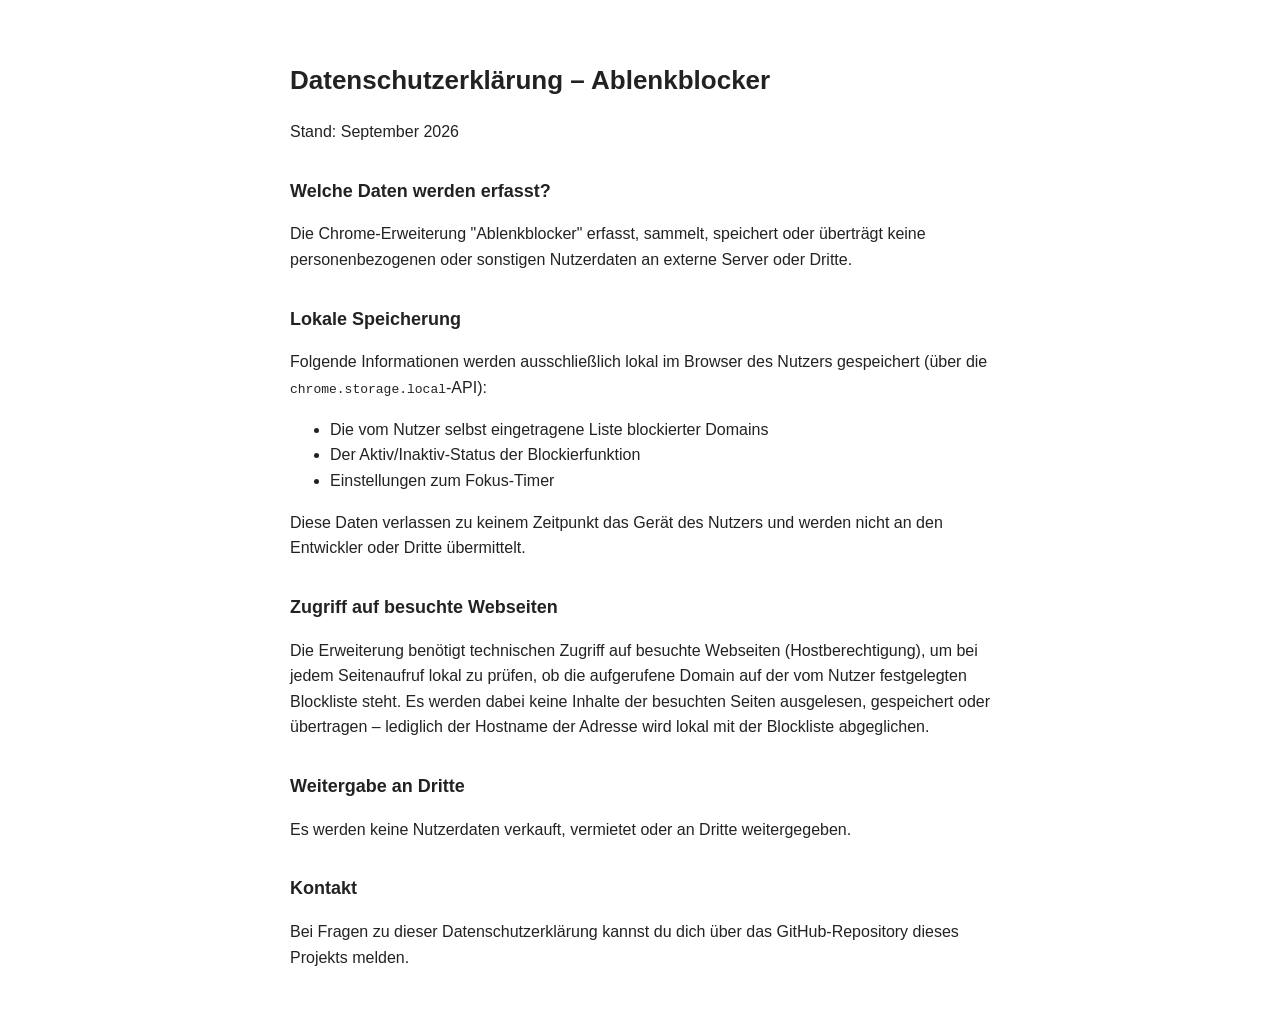
<file: index.html>
<!DOCTYPE html>
<html lang="de">
<head>
  <meta charset="UTF-8" />
  <title>Datenschutzerklärung – Ablenkblocker</title>
  <style>
    body {
      font-family: -apple-system, BlinkMacSystemFont, "Segoe UI", Roboto, sans-serif;
      max-width: 700px;
      margin: 60px auto;
      padding: 0 20px;
      line-height: 1.6;
      color: #222;
    }
    h1 { font-size: 26px; }
    h2 { font-size: 18px; margin-top: 32px; }
  </style>
</head>
<body>
  <h1>Datenschutzerklärung – Ablenkblocker</h1>
  <p>Stand: September 2026</p>

  <h2>Welche Daten werden erfasst?</h2>
  <p>
    Die Chrome-Erweiterung "Ablenkblocker" erfasst, sammelt, speichert oder
    überträgt keine personenbezogenen oder sonstigen Nutzerdaten an
    externe Server oder Dritte.
  </p>

  <h2>Lokale Speicherung</h2>
  <p>
    Folgende Informationen werden ausschließlich lokal im Browser des
    Nutzers gespeichert (über die <code>chrome.storage.local</code>-API):
  </p>
  <ul>
    <li>Die vom Nutzer selbst eingetragene Liste blockierter Domains</li>
    <li>Der Aktiv/Inaktiv-Status der Blockierfunktion</li>
    <li>Einstellungen zum Fokus-Timer</li>
  </ul>
  <p>
    Diese Daten verlassen zu keinem Zeitpunkt das Gerät des Nutzers und
    werden nicht an den Entwickler oder Dritte übermittelt.
  </p>

  <h2>Zugriff auf besuchte Webseiten</h2>
  <p>
    Die Erweiterung benötigt technischen Zugriff auf besuchte Webseiten
    (Hostberechtigung), um bei jedem Seitenaufruf lokal zu prüfen, ob die
    aufgerufene Domain auf der vom Nutzer festgelegten Blockliste steht.
    Es werden dabei keine Inhalte der besuchten Seiten ausgelesen,
    gespeichert oder übertragen – lediglich der Hostname der Adresse wird
    lokal mit der Blockliste abgeglichen.
  </p>

  <h2>Weitergabe an Dritte</h2>
  <p>
    Es werden keine Nutzerdaten verkauft, vermietet oder an Dritte
    weitergegeben.
  </p>

  <h2>Kontakt</h2>
  <p>
    Bei Fragen zu dieser Datenschutzerklärung kannst du dich über das
    GitHub-Repository dieses Projekts melden.
  </p>
</body>
</html>
</file>
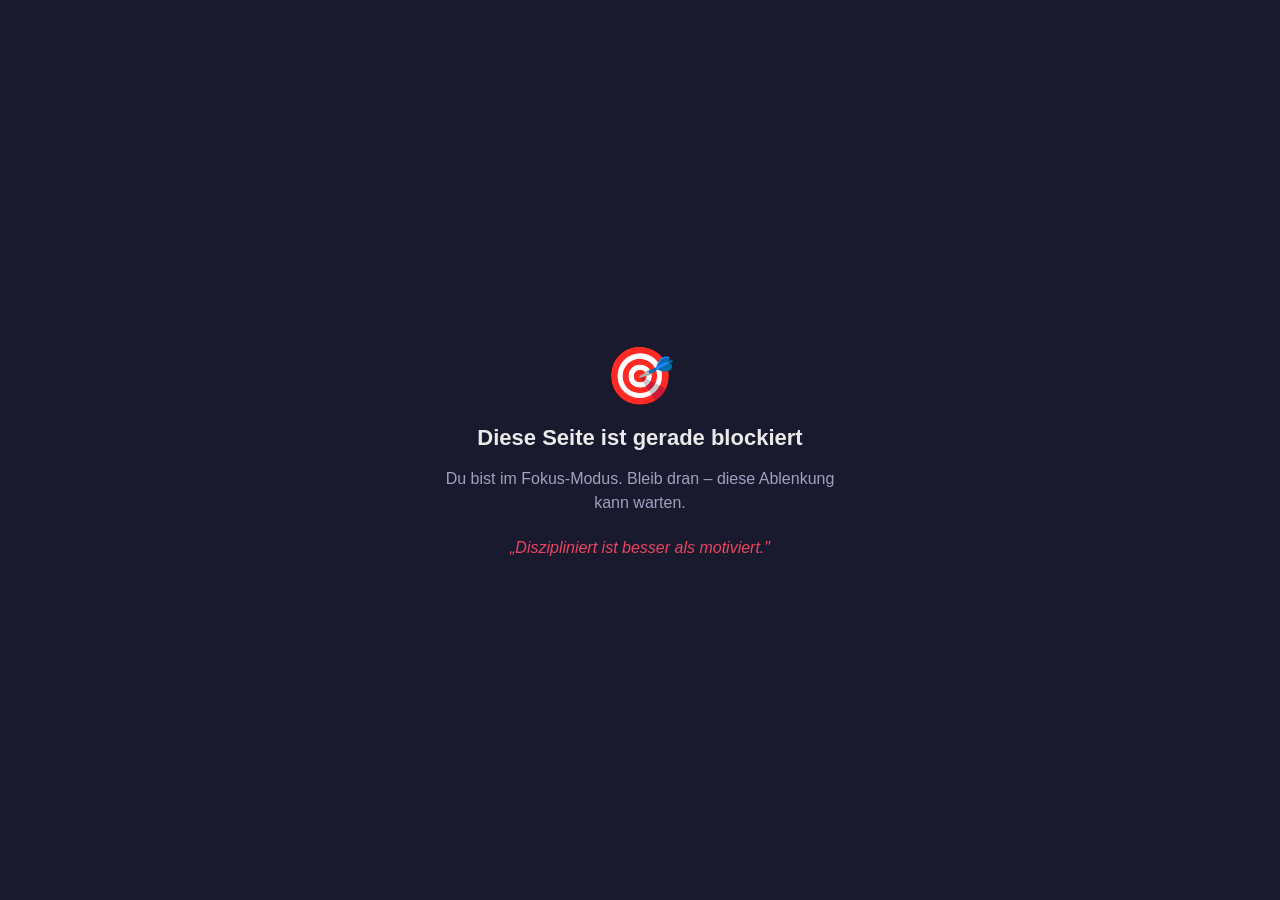
<file: blocked.html>
<!DOCTYPE html>
<html lang="de">
<head>
  <meta charset="UTF-8" />
  <title>Seite blockiert</title>
  <style>
    body {
      margin: 0;
      height: 100vh;
      display: flex;
      align-items: center;
      justify-content: center;
      font-family: -apple-system, BlinkMacSystemFont, "Segoe UI", Roboto, sans-serif;
      background: #1a1a2e;
      color: #eaeaea;
      text-align: center;
    }
    .box {
      max-width: 420px;
      padding: 32px;
    }
    .emoji {
      font-size: 56px;
      margin-bottom: 16px;
    }
    h1 {
      font-size: 22px;
      margin-bottom: 8px;
    }
    p {
      color: #a0a0c0;
      line-height: 1.5;
    }
    .quote {
      margin-top: 24px;
      font-style: italic;
      color: #e94560;
    }
  </style>
</head>
<body>
  <div class="box">
    <div class="emoji">🎯</div>
    <h1>Diese Seite ist gerade blockiert</h1>
    <p>Du bist im Fokus-Modus. Bleib dran – diese Ablenkung kann warten.</p>
    <div class="quote">„Diszipliniert ist besser als motiviert."</div>
  </div>
</body>
</html>
</file>
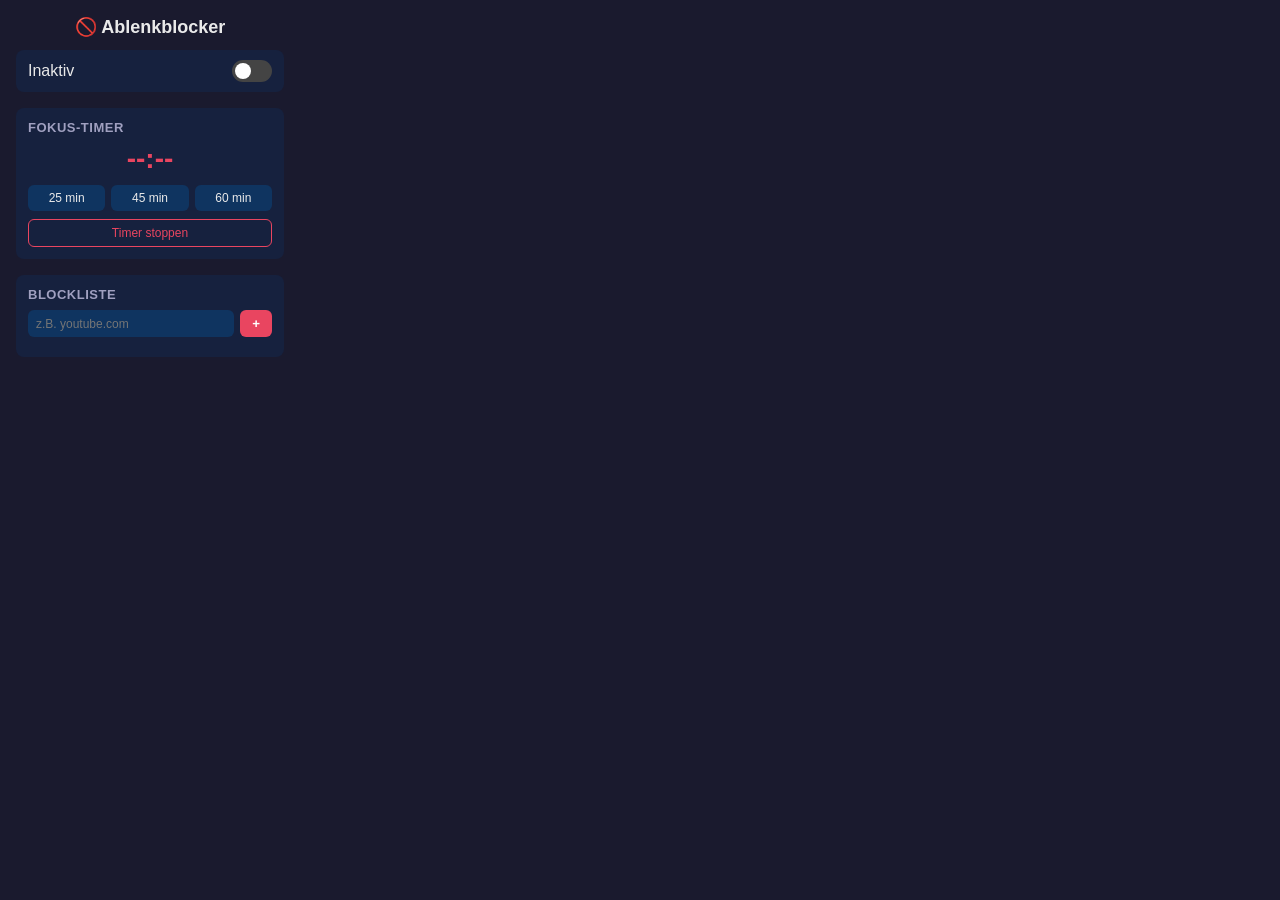
<file: popup.html>
<!DOCTYPE html>
<html lang="de">
<head>
  <meta charset="UTF-8" />
  <title>Ablenkblocker</title>
  <link rel="stylesheet" href="popup.css" />
</head>
<body>
  <div class="container">
    <h1>🚫 Ablenkblocker</h1>

    <!-- Status & An/Aus -->
    <div class="status-row">
      <span id="statusText">Inaktiv</span>
      <label class="switch">
        <input type="checkbox" id="toggleActive" />
        <span class="slider"></span>
      </label>
    </div>

    <!-- Fokus-Timer -->
    <div class="section">
      <h2>Fokus-Timer</h2>
      <div id="timerDisplay">--:--</div>
      <div class="timer-buttons">
        <button data-minutes="25" class="startTimerBtn">25 min</button>
        <button data-minutes="45" class="startTimerBtn">45 min</button>
        <button data-minutes="60" class="startTimerBtn">60 min</button>
      </div>
      <button id="stopTimerBtn" class="stop-btn">Timer stoppen</button>
    </div>

    <!-- Blockliste -->
    <div class="section">
      <h2>Blockliste</h2>
      <div class="add-domain-row">
        <input type="text" id="domainInput" placeholder="z.B. youtube.com" />
        <button id="addDomainBtn">+</button>
      </div>
      <ul id="domainList"></ul>
    </div>
  </div>

  <script src="popup.js"></script>
</body>
</html>
</file>
<file: popup.css>
* {
  box-sizing: border-box;
}

body {
  width: 300px;
  margin: 0;
  font-family: -apple-system, BlinkMacSystemFont, "Segoe UI", Roboto, sans-serif;
  background: #1a1a2e;
  color: #eaeaea;
}

.container {
  padding: 16px;
}

h1 {
  font-size: 18px;
  margin: 0 0 12px 0;
  text-align: center;
}

h2 {
  font-size: 13px;
  text-transform: uppercase;
  letter-spacing: 0.5px;
  color: #a0a0c0;
  margin: 0 0 8px 0;
}

.status-row {
  display: flex;
  align-items: center;
  justify-content: space-between;
  background: #16213e;
  padding: 10px 12px;
  border-radius: 8px;
  margin-bottom: 16px;
}

.section {
  margin-bottom: 16px;
  background: #16213e;
  padding: 12px;
  border-radius: 8px;
}

/* Toggle Switch */
.switch {
  position: relative;
  display: inline-block;
  width: 40px;
  height: 22px;
}

.switch input {
  opacity: 0;
  width: 0;
  height: 0;
}

.slider {
  position: absolute;
  cursor: pointer;
  top: 0;
  left: 0;
  right: 0;
  bottom: 0;
  background-color: #444;
  transition: 0.3s;
  border-radius: 22px;
}

.slider:before {
  position: absolute;
  content: "";
  height: 16px;
  width: 16px;
  left: 3px;
  bottom: 3px;
  background-color: white;
  transition: 0.3s;
  border-radius: 50%;
}

input:checked + .slider {
  background-color: #e94560;
}

input:checked + .slider:before {
  transform: translateX(18px);
}

/* Timer */
#timerDisplay {
  font-size: 28px;
  text-align: center;
  font-weight: bold;
  margin-bottom: 10px;
  color: #e94560;
}

.timer-buttons {
  display: flex;
  gap: 6px;
  margin-bottom: 8px;
}

.timer-buttons button {
  flex: 1;
  padding: 6px 0;
  border: none;
  border-radius: 6px;
  background: #0f3460;
  color: #eaeaea;
  cursor: pointer;
  font-size: 12px;
}

.timer-buttons button:hover {
  background: #1a4a80;
}

.stop-btn {
  width: 100%;
  padding: 6px 0;
  border: none;
  border-radius: 6px;
  background: transparent;
  color: #e94560;
  border: 1px solid #e94560;
  cursor: pointer;
  font-size: 12px;
}

.stop-btn:hover {
  background: rgba(233, 69, 96, 0.1);
}

/* Blockliste */
.add-domain-row {
  display: flex;
  gap: 6px;
  margin-bottom: 8px;
}

.add-domain-row input {
  flex: 1;
  padding: 6px 8px;
  border: none;
  border-radius: 6px;
  background: #0f3460;
  color: #eaeaea;
  font-size: 12px;
}

.add-domain-row button {
  padding: 6px 12px;
  border: none;
  border-radius: 6px;
  background: #e94560;
  color: white;
  cursor: pointer;
  font-weight: bold;
}

#domainList {
  list-style: none;
  padding: 0;
  margin: 0;
  max-height: 120px;
  overflow-y: auto;
}

#domainList li {
  display: flex;
  justify-content: space-between;
  align-items: center;
  padding: 6px 8px;
  background: #0f3460;
  border-radius: 6px;
  margin-bottom: 4px;
  font-size: 12px;
}

#domainList li button {
  background: transparent;
  border: none;
  color: #e94560;
  cursor: pointer;
  font-size: 14px;
}
</file>
